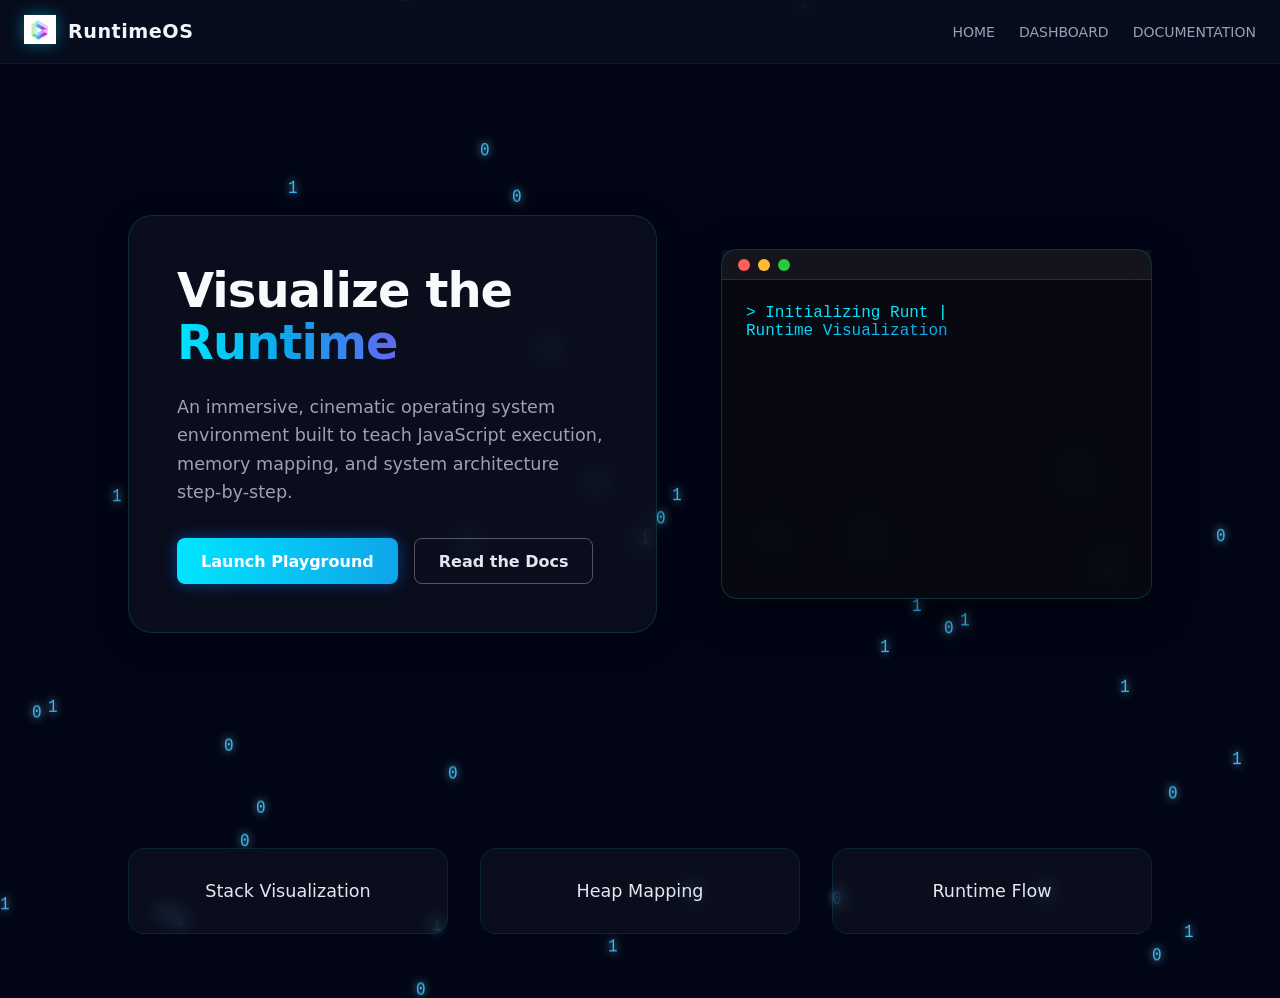
<file: index.html>
<!DOCTYPE html>
<html lang="en">
<head>
    <meta charset="UTF-8">
    <meta name="viewport" content="width=device-width, initial-scale=1.0">
    <title>Runtime-Visualization-Platform</title>
    <link rel="apple-touch-icon" sizes="180x180" href="">
    <link rel="icon" type="image/png" sizes="32x32" href="./assests/favicon_io (4).zip">
    <link rel="icon" type="image/png" sizes="16x16" href="./assests/favicon_io (4).zip">
    <link rel="manifest" href="./assests/favicon_io (4).zip">
    <link rel="stylesheet" href="./styles/index.css">
    <link rel="stylesheet" href="./styles/navigation.css">
</head>
<body class="fade-in">
        <canvas id="my_canvas"></canvas>
        <div class="app_container">
            <header id="navigation_container"></header>
            <main id="page_container">
                <section class="landing_section">
                    <section class="hero_section">
                        <div class="hero_content">
                            <h1 class="hero-title">Visualize the 
                                <span class="gradient_text">Runtime</span>
                            </h1>
                            <p>An immersive, cinematic operating system environment built to teach JavaScript execution, memory mapping, and system architecture step-by-step.</p>
                            <div class="hero_actions">
                                <button class="primary_button" >Launch Playground</button>
                                <button class="secondary_button">Read the Docs</button>
                        </div>
                    </div>
                    <!--right hand side-->
                    <div class="hero_graphic">
                        <div class="terminal_card">  
                            <div class="terminal_header">
                            </div>
                            <div class="terminal_body">
                                <span id="hi"></span>
                                <span id="blinking_cursor">|</span>
                                <p class="gradient_text">Runtime Visualization</p>
                            </div>
                        </div>
                    </div>
                </section>
                <section class="features_section">

                <div class="feature_card">
                    Stack Visualization
                </div>

                <div class="feature_card">
                    Heap Mapping
                </div>

                <div class="feature_card">
                    Runtime Flow
                </div>

            </section>

            </section>
        </main>
    <script src="./javascript/index.js"></script>
</body>
</html>
</file>
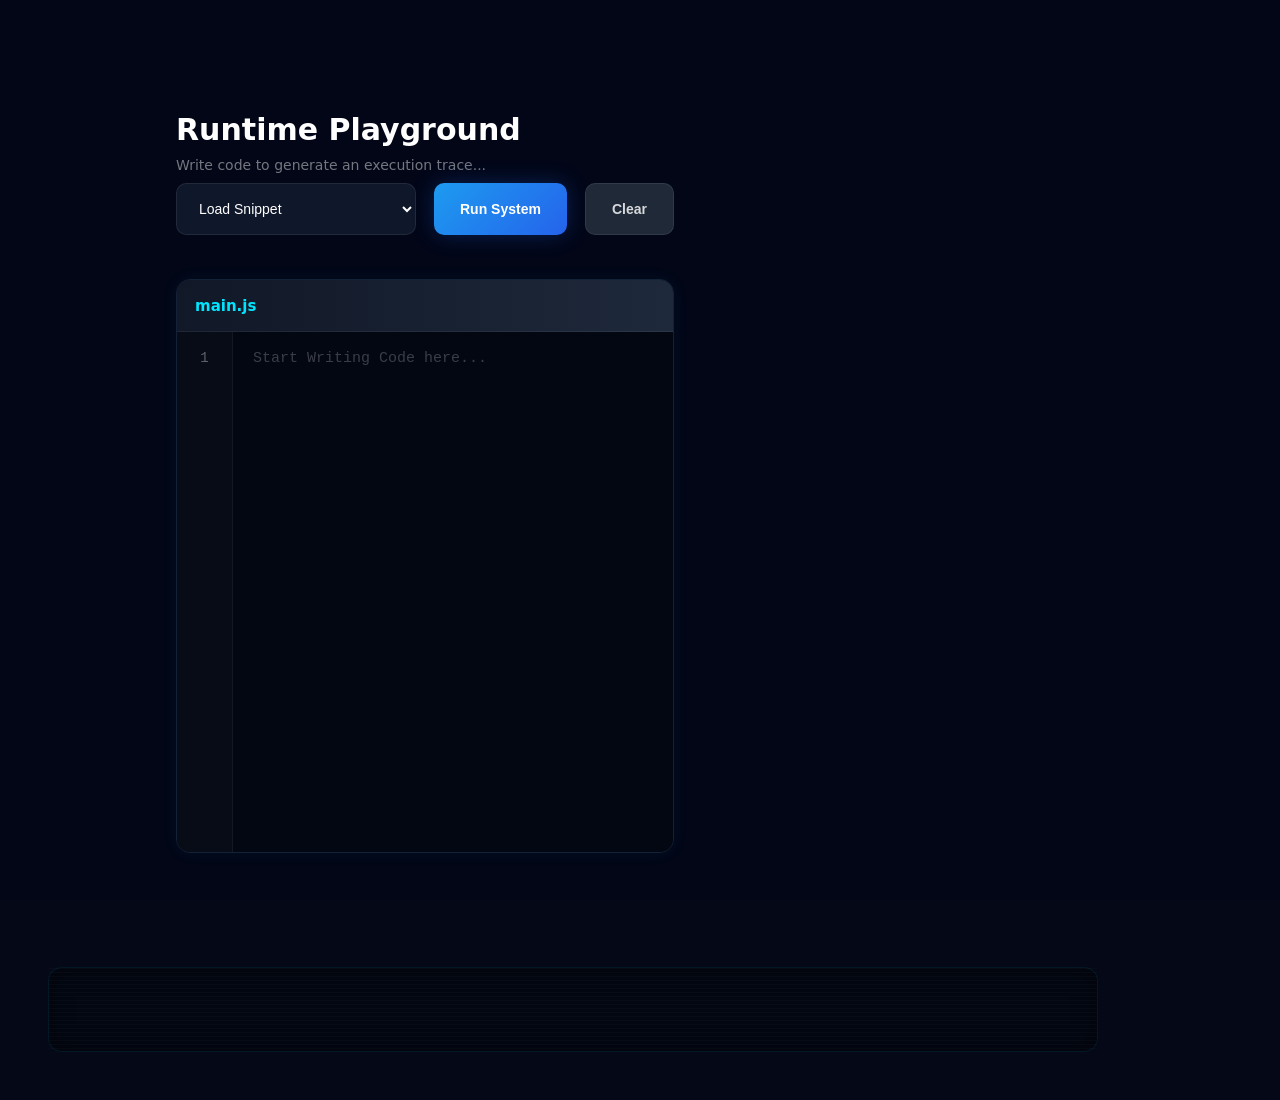
<file: Components/playground.html>
<link rel="stylesheet" href="../styles/index.css">
<link rel="stylesheet" href="../styles/playground.css">
<link rel="stylesheet" href="../styles/navigation.css">
<body class="fade_in">
    <canvas id="my_canvas"></canvas>
    <div id="app_container">
        <header id="navigation_container"></header>
        <main id="page_container">
            <div class="hero_section">
                <h1>Runtime Playground</h1>
                <p>Write code to generate an execution trace...</p>
            <div class="playground_header_actions">
                <select id="header_action_1">
                    <option value="">Load Snippet</option>
                    <option value="Functioncall">Function call</option>
                    <option value="Heap_Allocation">Heap Allocation</option>
                    <option value="Recursion">Recursion</option>
                    <option value="Control_Flow">Control Flow(LOOPS)</option>
                    <option value="Closures">Closures</option>
                </select>
                <button id="run_system">Run System</button>
                <button id="clear">Clear</button>
            </div>
            <div class="code_editorss">
                <div class="code_editor_header">
                    <span id="code_editor_text_heading">main.js</span>
                </div>
                <div class="code_writing_space">
                     <div id="scanner_line"></div>
                    <div id="code_editor_numbering">1</div>
                    <div id="editor_placeholder">Start Writing Code here...</div>
                    <textarea id="code_editor"></textarea>
                </div>
            </div>
            </div>
            <div id="console_output" class="console_output"></div>
        </main>
    </div>
    <script src="../javascript/playground.js"></script>
</body>
</file>
<file: styles/index.css>
.fade-in
{
    animation: fadeIn 1s ease-out forwards;
}

@keyframes fadeIn
{
    from {
        opacity: 0;
        transform: translateY(10px);
    }
    to {
        opacity: 1;
        transform: translateY(0px);
    }
}

div
{
    display: block;
}

.hero-title
{
    font-size: 3rem;
    font-weight: 700;
    letter-spacing: -0.02em;
    line-height: 1.1;
    margin-bottom: 1.5rem;
    color: #f8fafc;
}

*
{
    margin: 0;
    padding: 0;
    box-sizing: border-box;
}

body
{
    font-family: system-ui, -apple-system, BlinkMacSystemFont, 'Segoe UI', Roboto, Oxygen, Ubuntu, Cantarell, 'Open Sans', 'Helvetica Neue', sans-serif;
    color: #e2e8f0;
    background-color: #050816;
    overflow-x: hidden;
}

.gradient_text
{
    background: linear-gradient(90deg, #00e5ff, #0ea5e9, #6366f1);
    -webkit-background-clip: text;
    background-clip: text;
    color: transparent;
}

#my_canvas
{
    position: fixed;
    top: 0;
    left: 0;
    width: 100%;
    height: 100%;
    z-index: -1;
    background: #020617;
}

.app_container
{
    position: relative;
    z-index: 1;
    width: 100%;
    min-height: 100vh;
    overflow-y: auto;
}

.hero_section
{
    display: flex;
    justify-content: space-between;
    align-items: center;
    padding: 4rem 8rem;
    min-height: 80vh;
    gap: 4rem;
}

.hero_content
{
    flex: 1;
    background: rgba(25, 25, 35, 0.4);
    backdrop-filter: blur(12px);
    -webkit-backdrop-filter: blur(12px);
    border: 1px solid rgba(0, 229, 255, 0.15);
    border-radius: 24px;
    padding: 3rem;
    box-shadow: 0 8px 32px 0 rgba(0, 0, 0, 0.37);
}

.hero_content p
{
    font-size: 1.1rem;
    color: #a0a0b0;
    line-height: 1.6;
    margin-bottom: 2rem;
}

.hero_actions
{
    display: flex;
    gap: 1rem;
}

.primary_button,
.secondary_button
{
    padding: 0.8rem 1.5rem;
    border-radius: 8px;
    font-size: 1rem;
    font-weight: 600;
    cursor: pointer;
    transition: all 0.3s ease;
    font-family: inherit;
}

.primary_button
{
    background: linear-gradient(90deg, #00e5ff, #0ea5e9);
    color: white;
    border: none;
    box-shadow: 0 0 15px rgba(0, 112, 243, 0.5);
}

.primary_button:hover
{
    box-shadow: 0 0 25px rgba(0, 229, 255, 0.8);
    transform: translateY(-2px);
}

.secondary_button
{
    background: transparent;
    color: #e2e8f0;
    border: 1px solid rgba(255, 255, 255, 0.3);
}

.secondary_button:hover
{
    background: rgba(255, 255, 255, 0.1);
    transform: translateY(-2px);
}

.hero_graphic
{
    flex: 1;
    display: flex;
    justify-content: center;
}

.terminal_card
{
    background: rgba(10, 10, 15, 0.7);
    backdrop-filter: blur(16px);
    -webkit-backdrop-filter: blur(16px);
    border: 1px solid rgba(0, 229, 255, 0.2);
    border-radius: 16px;
    width: 100%;
    max-width: 500px;
    height: 350px;
    box-shadow: 0 12px 40px rgba(0, 0, 0, 0.5);
    display: flex;
    flex-direction: column;
}

.terminal_header
{
    height: 30px;
    background: rgba(255, 255, 255, 0.05);
    border-bottom: 1px solid rgba(0, 229, 255, 0.15);
    display: flex;
    align-items: center;
    padding: 0 1rem;
}

.terminal_header::before
{
    content: '';
    display: block;
    width: 12px;
    height: 12px;
    border-radius: 50%;
    background: #ff5f56;
    box-shadow: 20px 0 0 #ffbd2e, 40px 0 0 #27c93f;
}

.terminal_body
{
    padding: 1.5rem;
    font-family: 'Courier New', Courier, monospace;
    color: #00e5ff;
    flex: 1;
}

.features_section
{
    display: flex;
    justify-content: center;
    gap: 2rem;
    padding: 4rem 8rem;
}

.feature_card
{
    background: rgba(25, 25, 35, 0.4);
    backdrop-filter: blur(8px);
    -webkit-backdrop-filter: blur(8px);
    border: 1px solid rgba(0, 229, 255, 0.1);
    border-radius: 16px;
    padding: 2rem;
    text-align: center;
    flex: 1;
    font-size: 1.1rem;
    font-weight: 500;
    transition: transform 0.3s ease, box-shadow 0.3s ease;
}

.feature_card:hover
{
    transform: translateY(-5px);
    box-shadow: 0 10px 30px rgba(99, 102, 241, 0.2);
    border-color: rgba(0, 229, 255, 0.3);
}

#blinking_cursor
{
    color: cyan;
    animation: blink 1s infinite;
}

@keyframes blink
{
    50% { opacity: 0; }
}

.landing_section
{
    min-height: 100vh;
}

@media (max-width: 768px)
{
    .hero_section
    {
        flex-direction: column;
        padding: 2rem;
    }

    .features_section
    {
        flex-direction: column;
        padding: 2rem;
    }
}
</file>
<file: styles/navigation.css>
#navigation_container
{
    display: flex;
    align-items: center;
    justify-content: space-between;
}

#navigation_items
{
    width: 100%;
    height: 64px;
    display: flex;
    align-items: center;
    justify-content: space-between;
    padding: 0 24px;
    position: sticky;
    top: 0;
    z-index: 1000;
    background: rgba(8,15,30,0.85);
    backdrop-filter: blur(12px);
    border-bottom: 1px solid rgba(0,229,255,0.08);
}

#logo
{
    display: flex;
    align-items: center;
    gap: 12px;
}

.logo_picture img
{
    width: 32px;
    height: 32px;
    object-fit: contain;
    filter: drop-shadow(0 0 8px rgba(0,229,255,0.4));
}

.logo_text
{
    font-size: 1.2rem;
    font-weight: 600;
    color: #f1f5f9;
    letter-spacing: 0.5px;
}

#nav_links
{
    display: flex;
    align-items: center;
    gap: 24px;
}

#nav_links a
{
    text-decoration: none;
    color: #94a3b8;
    font-size: 14px;
    font-weight: 400;
    transition: all 0.2s ease;
    position: relative;
}

#nav_links a:hover
{
    color: #00e5ff;
}

#nav_links a::after
{
    content: "";
    position: absolute;
    left: 0;
    bottom: -6px;
    width: 0%;
    height: 2px;
    background: #00e5ff;
    transition: 0.2s ease;
}

#nav_links a:hover::after
{
    width: 100%;
}

#nav_links a.active
{
    color: #00e5ff;
}

@media (max-width: 768px)
{
    #navigation_items
    {
        flex-direction: column;
        height: auto;
        padding: 12px;
    }

    #nav_links
    {
        margin-top: 12px;
        flex-wrap: wrap;
        justify-content: center;
        gap: 16px;
    }
}
</file>
<file: styles/playground.css>
/* MAIN PAGE */

html,
body
{
    margin: 0;
    padding: 0;

    overflow-x: hidden;
}
#page_container
{
    width: 100%;

    padding:48px;

    position: relative;
    box-sizing: border-box;

    display: flex;

    flex-direction: column;

    align-items: flex-start;
    z-index: 2;
}
.hero_section
{
    display: flex;

    flex-direction: column;

    align-items: flex-start;

    gap: 10px;

    margin-bottom: 22px;
}

.hero_section h1
{
    color: white;

    font-size: 30px;

    font-weight: 700;

    margin: 0;
}

.hero_section p
{
    color: rgba(255,255,255,0.45);

    font-size: 14px;

    margin: 0;
}

.playground_header_actions
{
    display: flex;

    align-items: center;

    gap: 18px;

    margin-bottom: 34px;
}



/* DROPDOWN */

#header_action_1
{
    min-width: 240px;

    height: 52px;

    padding: 0 18px;

    background: #0f172a;

    border: 1px solid rgba(255,255,255,0.08);

    border-radius: 10px;

    color: white;

    font-size: 14px;

    outline: none;

    cursor: pointer;

    transition: 0.3s;
}


#header_action_1:hover
{
    border-color: rgba(0,229,255,0.4);
}



/* BUTTONS */

#run_system,
#clear
{
    height: 52px;

    padding: 0 26px;

    border: none;

    border-radius: 10px;

    font-size: 14px;

    font-weight: 600;

    cursor: pointer;

    transition: 0.3s;
}



/* RUN SYSTEM BUTTON */

#run_system
{
    background:
    linear-gradient(
    135deg,
    #1d9bf0,
    #2563eb
    );

    color: white;

    box-shadow:
    0 0 22px rgba(37,99,235,0.28);
}


#run_system:hover
{
    transform: translateY(-2px);

    box-shadow:
    0 0 28px rgba(37,99,235,0.5);
}



/* CLEAR BUTTON */

#clear
{
    background: #1f2937;

    color: rgba(255,255,255,0.82);

    border: 1px solid rgba(255,255,255,0.08);
}


#clear:hover
{
    background: #374151;
}



/* CODE EDITOR */

.code_editorss
{
    width: 100%;

    max-width: 1050px;

    background: #050816;

    border: 1px solid #132238;

    border-radius: 14px;

    overflow: hidden;

    box-shadow:
    0 0 18px rgba(0,229,255,0.05);

    position: relative;
}



/* HEADER */

.code_editor_header
{
    height: 52px;

    background:
    linear-gradient(
    90deg,
    #111827,
    #1e293b
    );

    border-bottom: 1px solid rgba(255,255,255,0.06);

    display: flex;

    align-items: center;

    padding: 0 18px;
}


#code_editor_text_heading
{
    color: #00e5ff;

    font-size: 15px;

    font-weight: 600;
}



/* WRITING SPACE */

.code_writing_space
{
    position: relative;

    display: flex;

    height: 520px;

    background: #030712;
}
*
{
    box-sizing: border-box;
}
.console_output
{
    position: relative;
}

/* LINE NUMBERS */

#code_editor_numbering
{
    width: 56px;

    padding-top: 18px;

    background: rgba(255,255,255,0.02);

    border-right: 1px solid rgba(255,255,255,0.05);

    color: rgba(255,255,255,0.35);

    text-align: center;

    font-size: 14px;

    font-family: "Consolas", monospace;

    user-select: none;
}



/* PLACEHOLDER */

#editor_placeholder
{
    position: absolute;

    top: 18px;

    left: 76px;

    color: rgba(255,255,255,0.22);

    font-size: 15px;

    pointer-events: none;

    font-family: "Consolas", monospace;
}



/* TEXTAREA */

#code_editor
{
    flex: 1;

    background: transparent;

    border: none;

    outline: none;

    resize: none;

    padding: 18px 20px;

    color: #e2e8f0;

    font-size: 15px;

    line-height: 1.8;

    font-family: "Consolas", monospace;

    caret-color: #00e5ff;
}



/* CONSOLE */

.console_output
{
    width: 100%;

    max-width: 1050px;

    min-height: 85px;

    margin-top: 28px;

    background: #030712;

    border: 1px solid rgba(0,229,255,0.08);

    border-radius: 14px;

    padding: 22px;

    color: #00ff95;

    font-family: "Consolas", monospace;

    font-size: 14px;

    line-height: 1.8;

    box-shadow:
    inset 0 0 25px rgba(0,0,0,0.45);
}



/* SCANLINE EFFECT */

.console_output::before
{
    content: "";

    position: absolute;

    inset: 0;

    background-image:
    linear-gradient(
    rgba(255,255,255,0.02) 1px,
    transparent 1px
    );

    background-size: 100% 4px;

    pointer-events: none;
}
/* SCANNING LINE */

#scanner_line
{
    position: absolute;

    top: -100%;

    left: 0;

    width: 100%;

    height: 120px;

    background:
    linear-gradient(
    180deg,
    transparent,
    rgba(0,229,255,0.18),
    transparent
    );

    pointer-events: none;

    opacity: 0;

    z-index: 20;
}



/* ACTIVE SCAN */

#scanner_line.active
{
    opacity: 1;

    animation:
    scanCode 1.8s ease-in-out forwards;
}
.code_writing_space.scanning
{
    filter:
    brightness(1.15);

    transition: 0.3s;
}



@keyframes scanCode
{
    0%
    {
        top: -120px;
    }

    100%
    {
        top: 100%;
    }
}
</file>
